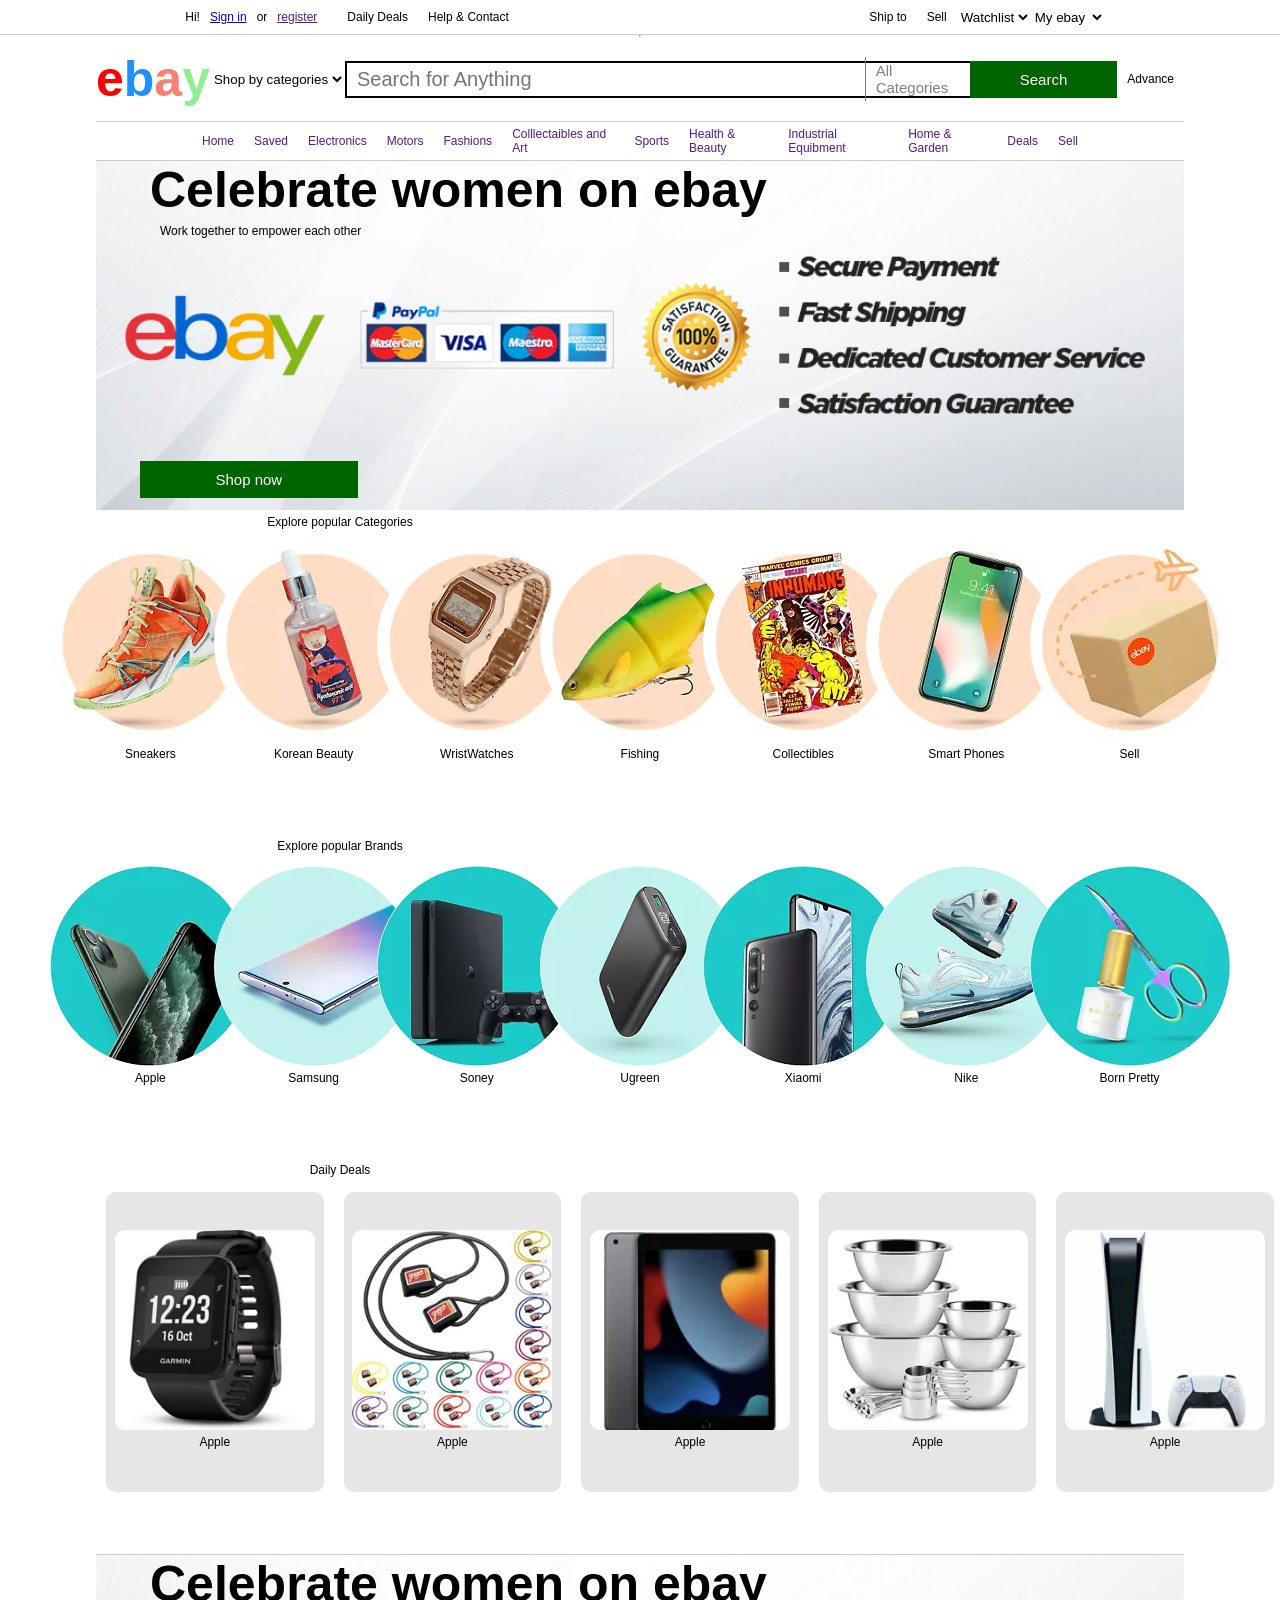
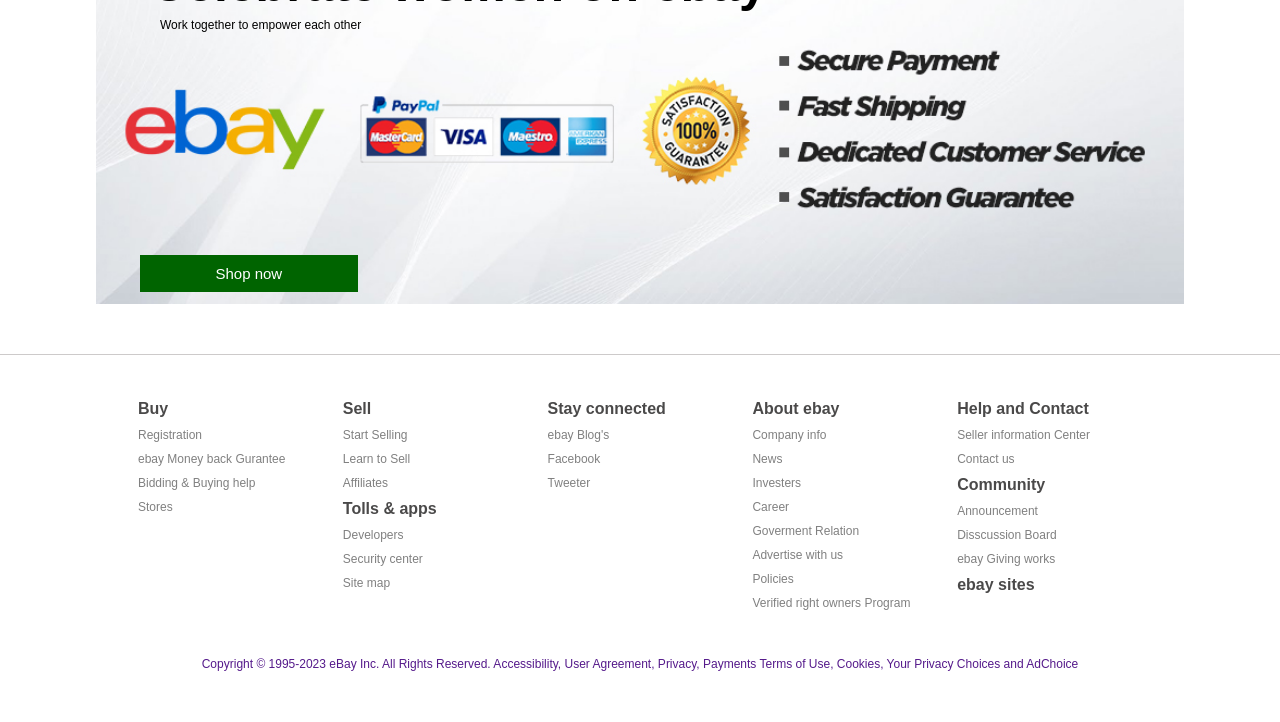
<file: index.html>
<!DOCTYPE html>
<html lang="en">
<head>
<meta charset="UTF-8">
<meta http-equiv="X-UA-Compatible" content="IE=edge">
<meta name="viewport" content="width=device-width, initial-scale=1.0">
<title>Ebay//myp</title>
<link rel="stylesheet" href="style.css">
<link rel="stylesheet" href="styles/index.css">
</head>
<body>
<!-- navigation bar  -->
<nav>
<ul>
<h6>
Hi!<a href="signIN.html">Sign in</a>or<a href="">register</a>
</h6>

<h6>Daily Deals</h6>
<h6>Help & Contact</h6>
</ul>

<ul>
<h6>Ship to</h6>
<h6>Sell</h6>
<select >
<option value="">Watchlist</option>
<option value="">Watchlist</option>
<option value="">Watchlist</option>
</select>

<select>
<option value="">My ebay</option>
<option value="">Watchlist</option>
<option value="">Watchlist</option>
</select>



</ul>
</nav>
<hr>
<!-- navigation bar  -->


<!-- header  -->

<div class="header">
<h1>
  <span style="color: red;">e</span><span style="color: dodgerblue;">b</span><span style="color: salmon;">a</span><span style="color: lightgreen;">y</span>
</h1>
<select>
<option value="">Shop by categories</option>
</select>

<input type="text" placeholder="Search for Anything">
<a href="">All Categories</a>
<button>Search</button>
<h6>Advance</h6>
</div>
<!-- header  -->


<!-- list nav  -->
<div class="list">
<a href="">Home</a>
<a href="">Saved</a>
<a href="">Electronics</a>
<a href="">Motors</a>
<a href="">Fashions</a>
<a href="">Colllectaibles and Art</a>
<a href="">Sports</a>
<a href="">Health & Beauty</a>
<a href="">Industrial Equibment</a>
<a href="">Home & Garden</a>
<a href="">Deals</a>
<a href="">Sell</a>
</div>

<!-- list nav  -->


<!-- banner  -->
<div class="banner">
<div class="info">
<h1>Celebrate women on ebay</h1>
<p>Work together to empower each other  </p>
<button>Shop now</button>
</div>
</div>
<!-- banner  -->

<!-- /* row1 */ -->
<h2 style="margin-left: -600px;">
Explore popular Categories
</h2>
<div class="row1">

<div class="card card1">
<div class="image one"></div>
<a href="">Sneakers</a>
</div>


<div class="card card2">
<div class="image two"></div>
<a href="">Korean Beauty</a>
</div>


<div class="card card3">
<div class="image three"></div>
<a href="">WristWatches</a>
</div>


<div class="card card4">
<div class="image four"></div>
<a href="">Fishing</a>
</div>


<div class="card card5">
<div class="image five"></div>
<a href="">Collectibles</a>
</div>


<div class="card card6">
<div class="image six"></div>
<a href="">Smart Phones</a>
</div>


<div class="card card7">
<div class="image  seven"></div>
<a href="">Sell</a>
</div>

</div>
<!-- /* row1 */ -->





<!-- /* row2 */ -->
<h2 style="margin-left: -600px;">
Explore popular Brands
</h2>
<div class="row1">

<div class="card card8">
<div class="image one"></div>
<a href="">Apple</a>
</div>


<div class="card card9">
<div class="image two"></div>
<a href="">Samsung</a>
</div>


<div class="card card10">
<div class="image three"></div>
<a href="">Soney</a>
</div>


<div class="card card11">
<div class="image four"></div>
<a href="">Ugreen</a>
</div>


<div class="card card12">
<div class="image five"></div>
<a href="">Xiaomi</a>
</div>


<div class="card card13">
<div class="image six"></div>
<a href="">Nike</a>
</div>


<div class="card card14">
<div class="image  seven"></div>
<a href="">Born Pretty</a>
</div>

</div>
<!-- /* row2 */ -->



<!-- /* row3 */ -->
<h2 style="margin-left: -600px;">
Daily Deals
</h2>
<div class="row1 ">

<div class="card card15 ">
<div class="image background15 "></div>
<a href="">Apple</a>
</div>


<div class="card card15 ">
<div class="image background16 "></div>
<a href="">Apple</a>
</div>


<div class="card card15 ">
<div class="image background17 "></div>
<a href="">Apple</a>
</div>


<div class="card card15 ">
<div class="image background18 "></div>
<a href="">Apple</a>
</div>


<div class="card card15 ">
<div class="image background19 "></div>
<a href="">Apple</a>
</div>


</div>
<!-- /* row3 */ -->
<br>
<br>
<br>
<br>

<!--last banner  -->
<div class="banner">
<div class="info">
<h1>Celebrate women on ebay</h1>
<p>Work together to empower each other </p>
<button>Shop now</button>
</div>
</div>
<!-- banner  -->



<!-- footer top  -->
<div class="row2">
<div class="content">
<div class="mylist ">
<ul>
<h3>Buy</h3>
<a href="">Registration</a>
<a href="">ebay Money back Gurantee</a>
<a href="">Bidding & Buying help</a>
<a href="">Stores</a>
</ul>
</div>

<div class="mylist ">
<ul>
<h3>Sell</h3>
<a href="">Start Selling</a>
<a href="">Learn to Sell</a>
<a href="">Affiliates</a>
</ul>
<ul>
<h3>Tolls & apps</h3>
<a href="">Developers</a>
<a href="">Security center</a>
<a href="">Site map</a>
</ul>
</div>

<div class="mylist ">
<ul>
<h3>Stay connected</h3>
<a href="">ebay Blog's</a>
<a href="">Facebook</a>
<a href="">Tweeter</a>
</ul>
</div>


<div class="mylist ">
<ul>
<h3>About ebay</h3>
<a href="">Company info</a>
<a href="">News</a>
<a href="">Investers</a>
<a href="">Career</a>
<a href="">Goverment Relation</a>
<a href="">Advertise with us</a>
<a href="">Policies</a>
<a href="">Verified right owners Program </a>

</ul>
</div>


<div class="mylist ">
<ul>
<h3>Help and Contact</h3>
<a href="">Seller information Center</a>
<a href="">Contact us</a>
</ul>

<ul>
<h3>Community</h3>
<a href="">Announcement</a>
<a href="">Disscussion Board</a>
<a href="">ebay Giving works</a>
</ul>

<ul>
<h3>ebay sites </h3>
</ul>
</div>


</div>
</div>

<!-- footer top  -->


<!-- end footer  -->
<footer>
<a href="">Copyright © 1995-2023 eBay Inc. All Rights Reserved. Accessibility, User Agreement, Privacy, Payments Terms of Use,
Cookies, Your Privacy Choices and AdChoice</a>
</footer>
<!-- end footer  -->

</body>
</html>
</file>
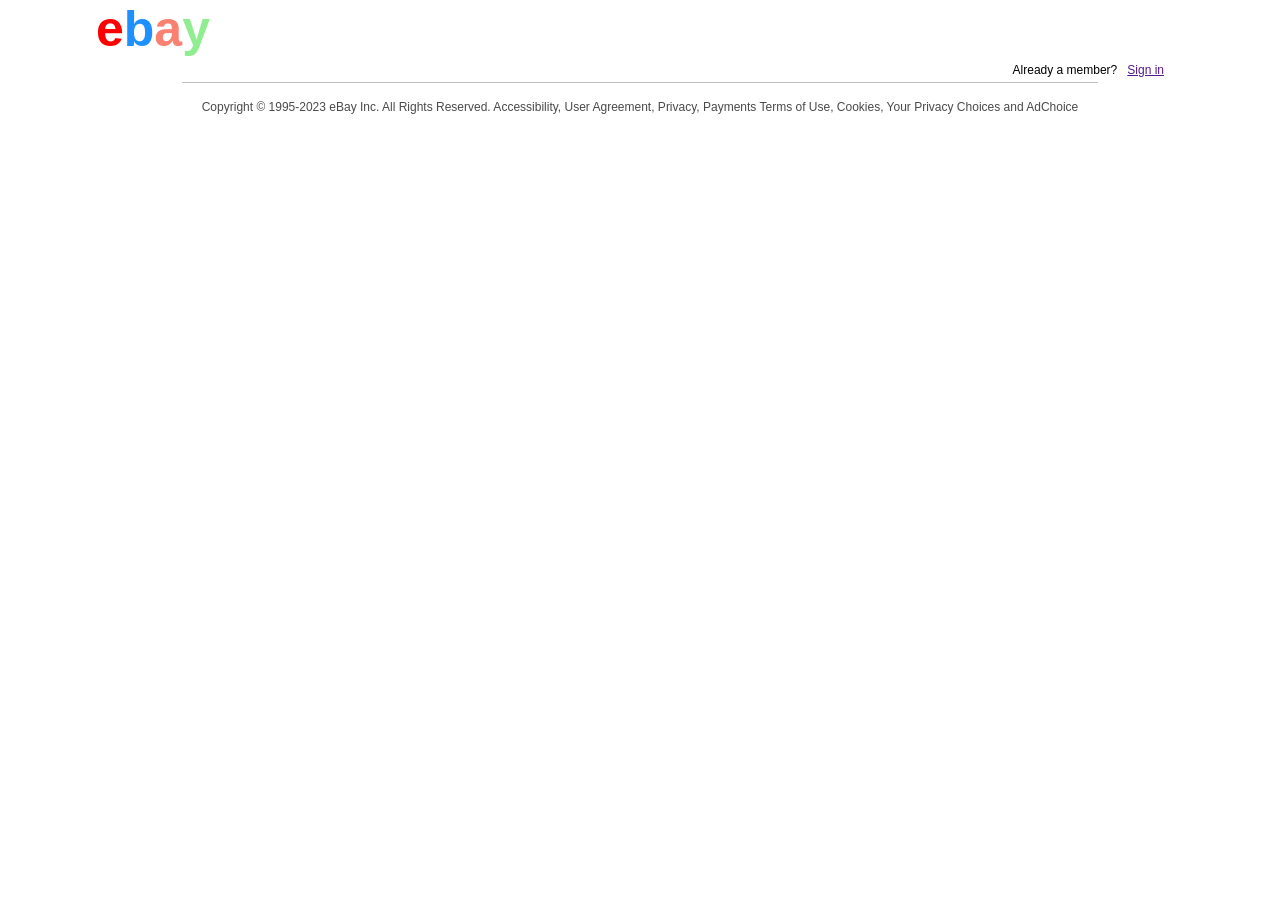
<file: register.html>
<!DOCTYPE html>
<html lang="en">
<head>
  <meta charset="UTF-8">
  <meta http-equiv="X-UA-Compatible" content="IE=edge">
  <meta name="viewport" content="width=device-width, initial-scale=1.0">
  <title>ebay/Register</title>
  <link rel="stylesheet" href="style.css">

  <link rel="stylesheet" href="styles/register.css">
</head>
<body>
  
    <!-- header  -->
    <div class="signin-header">
      <h1>
        <span style="color: red;">e</span><span style="color: dodgerblue;">b</span><span
          style="color: salmon;">a</span><span style="color: lightgreen;">y</span>
      </h1>
    </div>
    <!-- header  -->


      <!-- nav  -->
      <div class="signin-nav">
        <p>Already a member?<a href="">Sign in</a></p>
      </div>
      <!-- nav  -->

<!-- end footer  -->
<footer>
  <a href="">Copyright © 1995-2023 eBay Inc. All Rights Reserved. Accessibility, User Agreement, Privacy, Payments Terms
    of Use,
    Cookies, Your Privacy Choices and AdChoice</a>
</footer>
<!-- end footer  -->

</body>
</html>
</file>
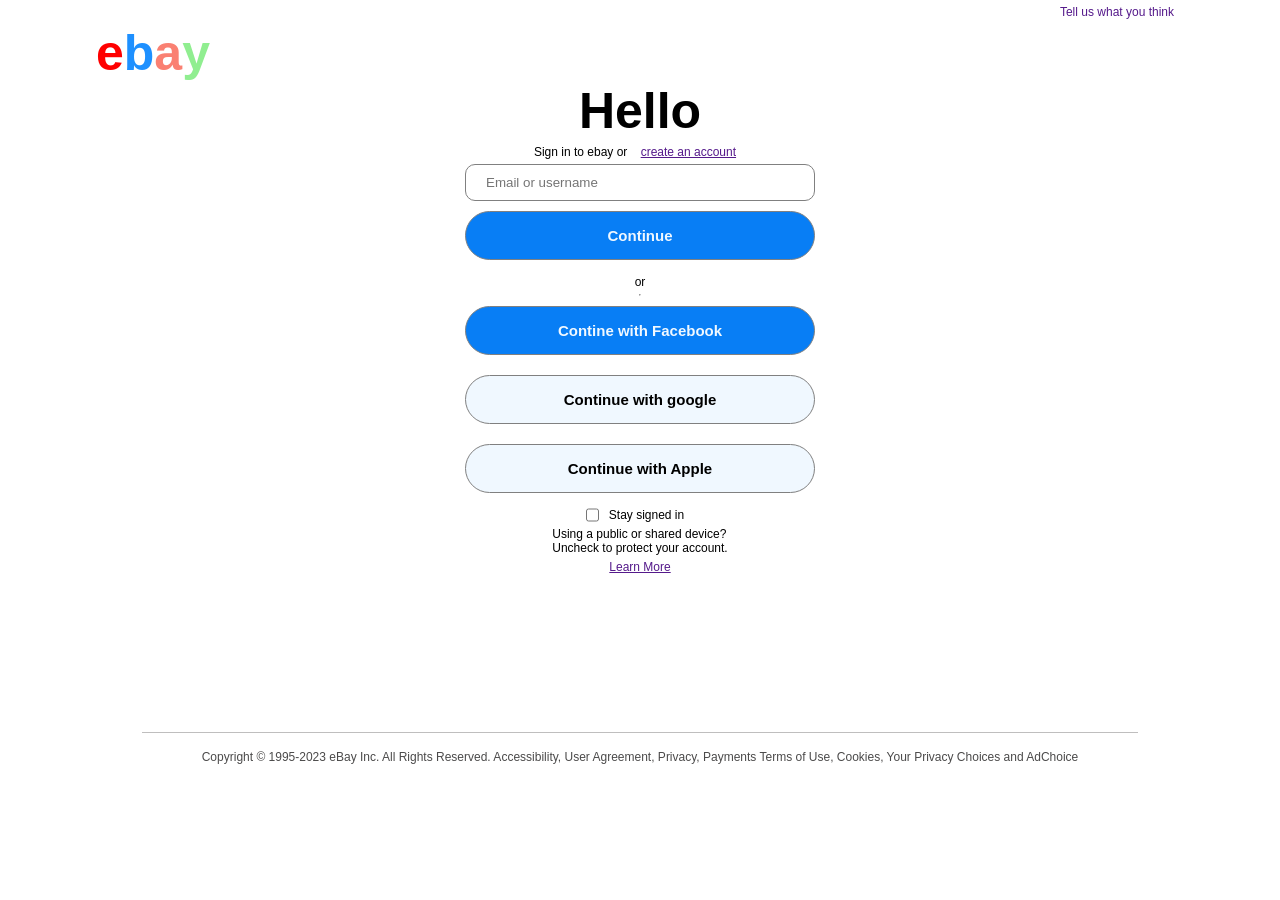
<file: signIN.html>
<!DOCTYPE html>
<html lang="en">
<head>
  <meta charset="UTF-8">
  <meta http-equiv="X-UA-Compatible" content="IE=edge">
  <meta name="viewport" content="width=device-width, initial-scale=1.0">
  <title>Document</title>
  <link rel="stylesheet" href="styles/signIN.css">
  <link rel="stylesheet" href="style.css">
</head>
<body>
  <!-- sign in  -->
  <!-- nav  -->
  <div class="signin-nav">
    <a href="">Tell us what you think</a>
  </div>
  <!-- nav  -->


  <!-- header  -->
  <div class="signin-header">
    <h1>
      <span style="color: red;">e</span><span style="color: dodgerblue;">b</span><span style="color: salmon;">a</span><span
        style="color: lightgreen;">y</span>
    </h1>
  </div>
  <!-- header  -->


<!-- main  -->
  <div class="signin-main">
<div class="row">
<h1>Hello</h1>
<p>Sign in to ebay or <a href="">create an account</a></p>
<input type="text" placeholder="Email or username">
<button>Continue</button>
<h6>or</h6> <hr>
<button class="facebook">Contine with Facebook</button>
<button class="google">Continue with google</button>
<button class="google">Continue with Apple</button>
<ul>
<input type="checkbox"> <h6>Stay signed in</h6>
</ul>
<pre>Using a public or shared device?
Uncheck to protect your account.</pre>
<a href="">Learn More</a>
</div>
  </div>
<!-- main  -->


<!-- end footer  -->
<footer>
  <a href="">Copyright © 1995-2023 eBay Inc. All Rights Reserved. Accessibility, User Agreement, Privacy, Payments Terms
    of Use,
    Cookies, Your Privacy Choices and AdChoice</a>
</footer>
<!-- end footer  -->


  <!-- sign in  -->
</body>
</html>
</file>
<file: style.css>
*{
margin: 0;
padding: 0;
box-sizing: border-box;
font-family: sans-serif;
}
body{
display: flex;
flex-direction: column;
justify-content: center;
align-items: center;
}
button{
padding: 10px 50px;
font-size: 15px;
color: white;
background-color: darkgreen;
border: none;
margin-left: -10px;
}
select{
border: none;
background-color: transparent;
}
h1{
font-size: 50px;
font-weight: 600;
}
a,p,h2,h3,h4,h5,h6{
padding: 5px 10px;
font-weight: 100;
font-size: 12px;
}
div{
width: 85%;
}
/* < !-- navigation bar --> */
nav{
display: flex;
justify-content: space-around;
align-items: center;
padding: 5px;
width: 100%;
border-bottom: 1px solid rgba(203, 200, 200, 0.951);
}
nav>ul{
display: flex;
align-items: center;
justify-content: space-between;
}
/* < !-- navigation bar --> */





/* < !-- footer top --> */
.row2{
  height: 300px;
    width:100%;
    display: flex;
    justify-content: center;
    align-items: center;
border-top: 1px solid rgba(203, 200, 200, 0.951);
margin-top: 50px;
}
.row2>.content{
  display: flex;
  justify-content: space-evenly;
  width: 80%;
}
.row2>.content>.mylist {
  vertical-align: top;
  display: flex;
  flex-direction: column;
}
.row2>.content>.mylist>ul{
  display: flex;
  flex-direction: column;
}
.row2>.content>.mylist>ul>h3{
  font-size: 16px;
  font-weight: 600;
  color: rgb(74, 73, 73);
}
.row2>.content>.mylist>ul>a{
  text-decoration: none;
  color: gray;
}
/* < !-- footer top --> */












/* < !-- end footer --> */
footer{
  padding: 50px;
  padding-top: 0;
}
footer>a{
  text-decoration: none;
}
/* < !-- end footer --> */
</file>
<file: styles/index.css>
/* <!-- header --> */


.header {
  display: flex;
  align-items: center;
  justify-content: center;
  border-bottom: 1px solid rgba(203, 200, 200, 0.951);
}

.header>input {
  font-size: 20px;
  padding: 5px 10px;
  width: 800px;
  border: 2px solid black;
}

.header>a {
  margin: 20px;
  margin-left: -120px;
  text-decoration: none;
  font-size: 15px;
  border-left: 1px solid gray;
  color: gray;
}

/* <!-- header --> */



/* <!-- list nav --> */
.list {
  display: flex;
  width: 70%;
  justify-content: space-evenly;
  align-items: center;
}

.list>a {
  text-decoration: none;
}

/* <!-- list nav --> */


/* < !-- banner --> */
.banner {
  width: 85%;
  background: url(../Images/FooterBanner.jpg);
  background-position: center;
  background-repeat: no-repeat;
  background-size: cover;
  height: 350px;
  border-top: 1px solid rgba(203, 200, 200, 0.951);
}

.banner>.info {
  position: absolute;
  left: 150px;
  display: flex;
  flex-direction: column;
  justify-content: center;
}

.banner>.info>button {
  width: 20%;
  position: absolute;
  top: 300px;
}

/* < !-- banner --> */



/* row1 */

.row1 {
  height: 300px;
  width: 85%;
  display: flex;
  justify-content: space-between;
}

.row1>.card {
  width: 10%;
  height: 80%;
  display: flex;
  flex-direction: column;
  justify-content: center;
  align-items: center;
  cursor: pointer;
}


.row1>.card>.image {
  border-radius: 50%;
  padding: 100px;
  background-position: center;
  background-repeat: no-repeat;
  background-size: cover;
}

.row1>.card>a {
  text-decoration: none;
  color: black;
}

.card1>.one {
  background: url(../Images/sneakers.webp);
}

.card2>.two {
  background: url(../Images/2.webp);
}

.card3>.three {
  background: url(../Images/3.webp);
}

.card4>.four {
  background: url(../Images/4.webp);
}

.card5>.five {
  background: url(../Images/5.webp);
}

.card6>.six {
  background: url(../Images/6.webp);
}

.card7>.seven {
  background: url(../Images/7.webp);
}

/* row1 */


/* row2 */

.card8>.one {
  background: url(../Images/8.webp);
}

.card9>.two {
  background: url(../Images/9.webp);
}

.card10>.three {
  background: url(../Images/10.webp);
}

.card11>.four {
  background: url(../Images/11.webp);
}

.card12>.five {
  background: url(../Images/12.webp);
}

.card13>.six {
  background: url(../Images/13.webp);
}

.card14>.seven {
  background: url(../Images/14.webp);
}

/* row2 */



/* row3 */
.row1>.card15{
  border-radius: 10px;
  width: 20%;
  margin: 10px;
  height: 100%;
  padding: 50px;
  background-color: rgba(106, 107, 106, 0.163);
}

.card15>.image {border-radius: 0px;
  margin: 0;
}

.row1>.card>.background15 {
  border-radius: 10px;
  width: 100%;
  background: url(../Images/15.webp);
  background-position: center;
  background-repeat: no-repeat;
  background-size: cover;
  height: 900px;
}

.row1>.card>.background16 {
  border-radius: 10px;
  width: 100%;
  background: url(../Images/16.webp);
  background-position: center;
  background-repeat: no-repeat;
  background-size: cover;
  height: 900px;
}

.row1>.card>.background17 {
  border-radius: 10px;
  width: 100%;
  background: url(../Images/17.webp);
  background-position: center;
  background-repeat: no-repeat;
  background-size: cover;
  height: 900px;
}

.row1>.card>.background18 {
  border-radius: 10px;
  width: 100%;
  background: url(../Images/18.webp);
  background-position: center;
  background-repeat: no-repeat;
  background-size: cover;
  height: 900px;
}

.row1>.card>.background19 {
  border-radius: 10px;
  width: 100%;
  background: url(../Images/19.webp);
  background-position: center;
  background-repeat: no-repeat;
  background-size: cover;
  height: 900px;
}

/* row3 */



/* hovers  *//* hovers  */  /* hovers  */



/* hovers  *//* hovers  */
</file>
<file: styles/register.css>
.signin-nav {
  display: flex;
  justify-content: flex-end;
}

.signin-nav>a {
  text-decoration: none;
}


/* < !-- header --> */
.signin-header {
  font-size: 30px;
  margin: 0;
  padding: 0;
}

h1 {
  margin: 0;
  padding: 0;
}

/* < !-- header --> */












/* < !-- end footer --> */
footer {
  padding: 10px;
  padding-top: 0;
  border-top: 1px solid rgb(191, 190, 190);
  display: flex;
  justify-content: center;
  align-items: center;
}

footer>a {
  text-decoration: none;
  color: rgb(75, 74, 74);
  margin-top: 12px;
}

/* < !-- end footer --> */
</file>
<file: styles/signIN.css>
/* < !-- sign in --> */
.signin-nav{
  display: flex;
  justify-content: flex-end;
}
.signin-nav>a{
  text-decoration: none;
}


    /* < !-- header --> */
.signin-header{
  font-size: 30px;
  margin: 0;
  padding: 0;
}
h1{
  margin: 0;
  padding: 0;
}
        /* < !-- header --> */




/* <!-- main --> */

.signin-main{
  height: 650px;
  width: 100%;
  display: flex;
  justify-content: center;
  align-items: center;
}
.signin-main>.row{
  height: 100%;
  width: 30%;
  display: flex;
  flex-direction: column;
  align-items: center;
}
.signin-main>.row>input{
width: 350px;
padding: 10px 20px;
border-radius: 10px;
border: 1px solid gray;

}
.signin-main>.row>button {
  width: 350px;
  padding: 15px 20px;
  border-radius: 100px;
  border: 1px solid gray;
font-weight: 700;
font-size: 15px;
color: aliceblue;
background-color: rgb(8, 126, 245);
margin: 10px;
}
.signin-main>.row>.google{
  background-color: aliceblue;
  color: black;
}
.signin-main>.row>ul{
  margin: 0;
  padding: 0;
  display: flex;
}
.signin-main>.row>pre{
  font-family: sans-serif;
  font-size: 12px;
}
/* <!-- main --> */



/* < !-- end footer --> */
footer {
  padding: 10px;
  padding-top: 0;
  border-top: 1px solid rgb(191, 190, 190);
  display: flex;
  justify-content: center;
  align-items: center;
}

footer>a {
  text-decoration: none;
  color: rgb(75, 74, 74);
  margin-top: 12px;
}

/* < !-- end footer --> */
/* < !-- sign in --> */
</file>
